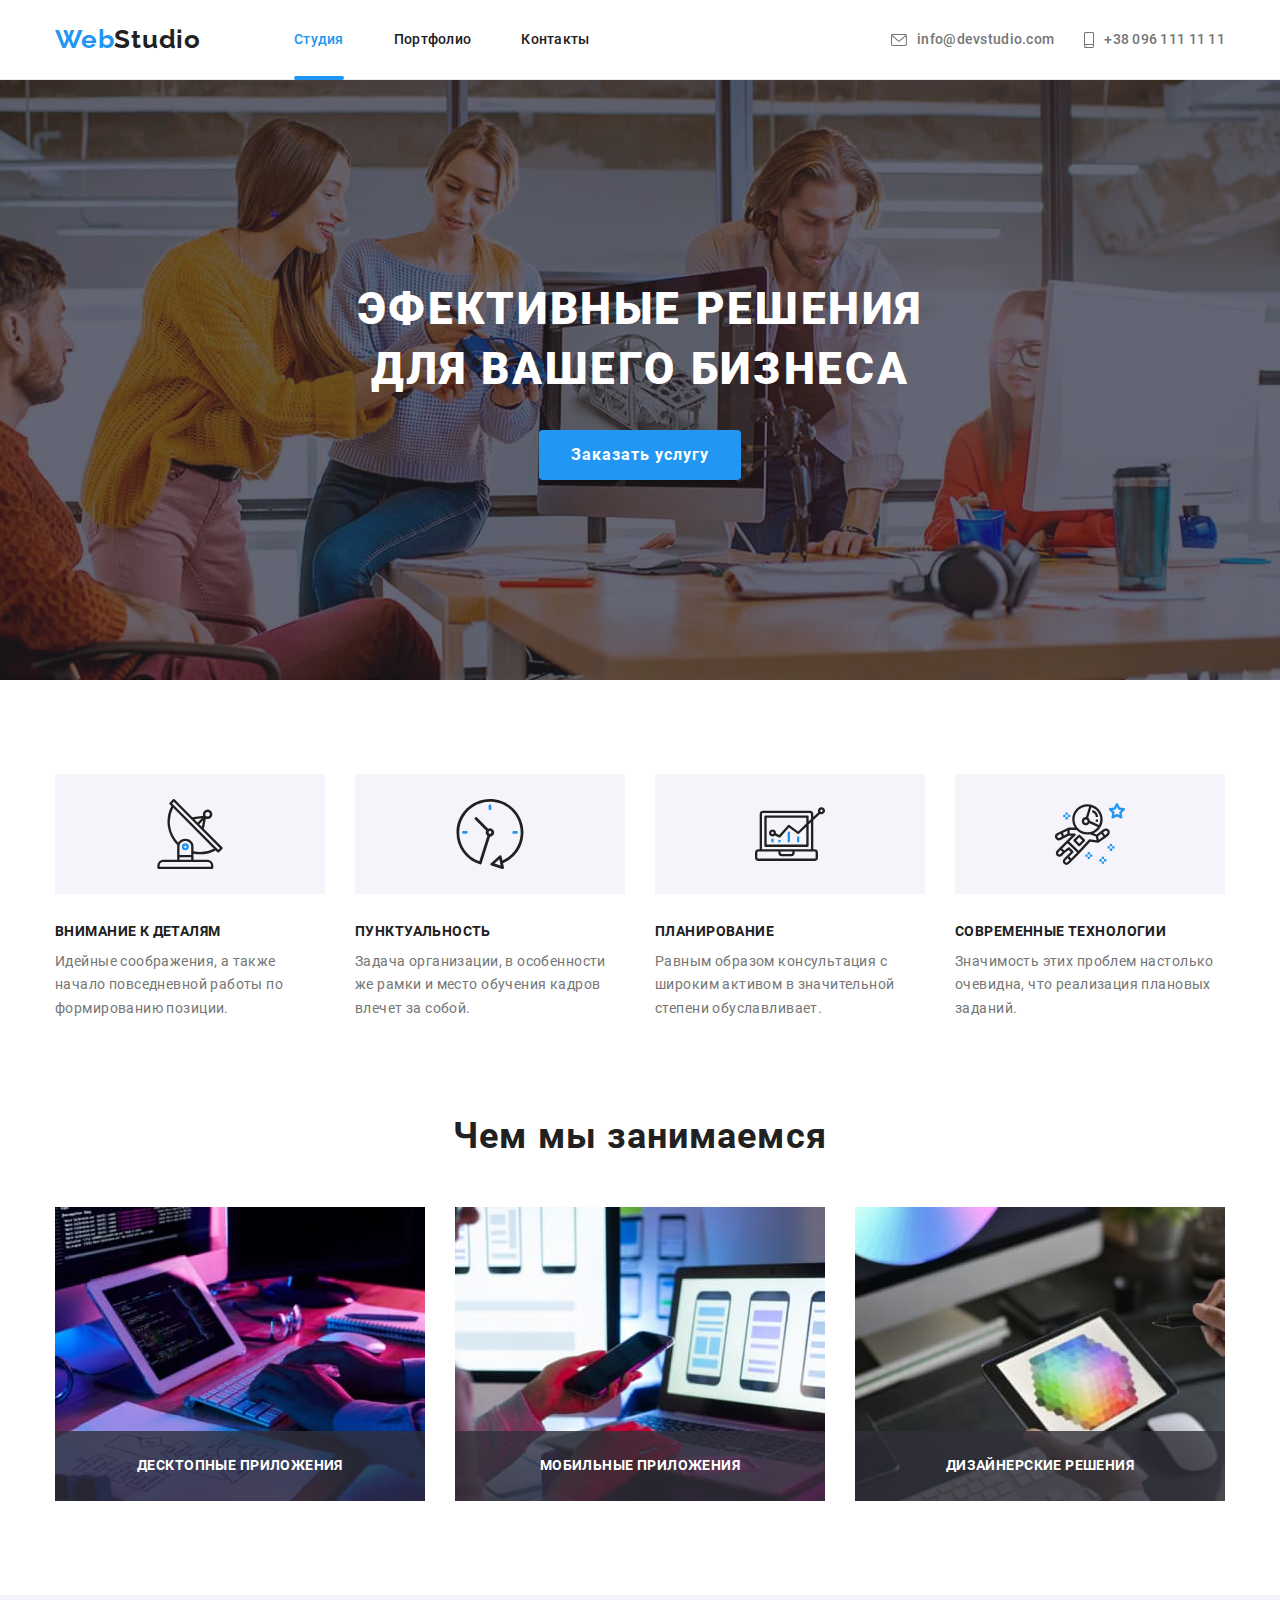
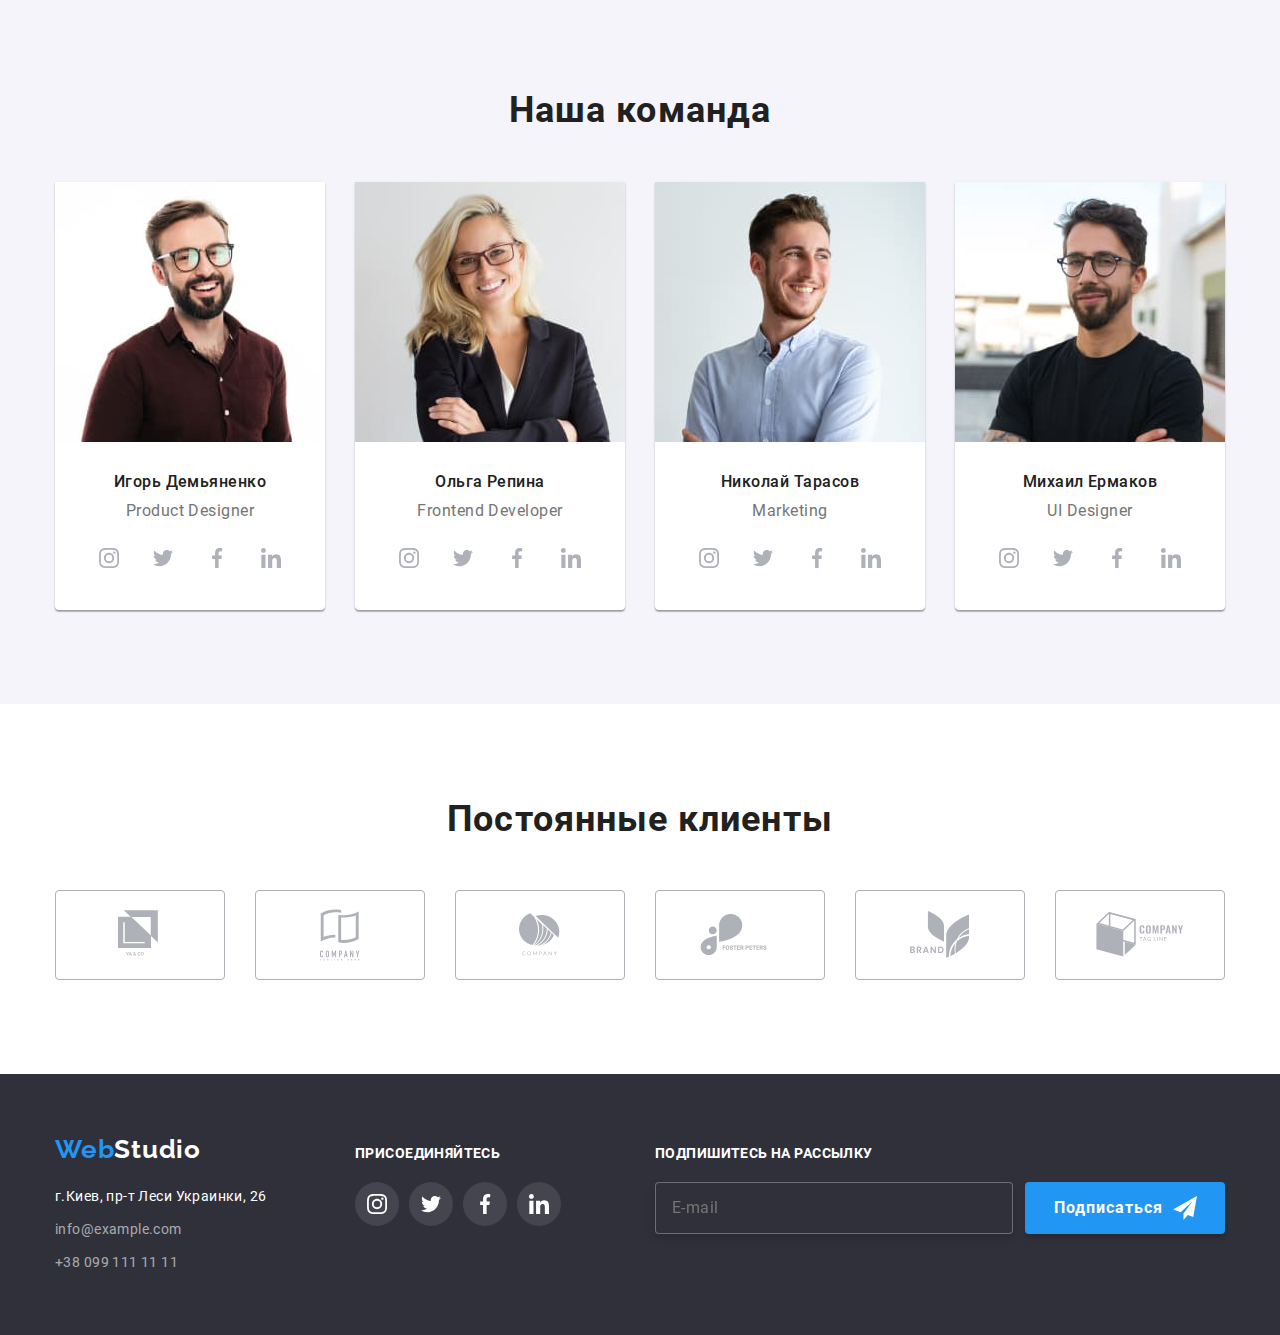
<file: index.html>
<!DOCTYPE html>
<html lang="ru">
  <head>
    <meta charset="UTF-8" />
    <meta name="viewport" content="width=device-width, initial-scale=1.0" />
    <!-- <link
      href="https://fonts.gooFgleapis.com/css2?family=Raleway:wght@700&family=Roboto:wght@400;500;700;900&display=swap"
      rel="stylesheet"
    /> -->
    <!-- подключаем normalize -->
    <!-- <link rel="stylesheet" href="./styles/normalize.css" /> -->
    <!-- подключаем нашу таблицу стилей -->
    <!-- <link rel="stylesheet" href="./styles/styles.css" /> -->
    <link rel="stylesheet" href="./css/main.min.css" />
    <title>WebStudio</title>
  </head>
  <body>
    <!-- Header -->
    <header class="header">
      <!-- div container -->
      <div class="container container--header">
        <!-- Logo -->
        <a class="logo logo--header" href="./index.html">
          <span class="logo--accent">Web</span>Studio</a
        >
        <button
          type="button"
          class="burger-menu"
          aria-controls="menu-container"
          aria-expanded="false"
          data-menu-button
        >
          <svg
            class="berger-menu__icon"
            width="40"
            height="40"
            aria-label="Переключатель мобильного меню"
          >
            <use
              class="burger__open"
              href="./img/icon-sprite.svg#icon-header-menu"
            ></use>
            <use
              class="burger__close"
              href="./img/icon-sprite.svg#icon-header-close"
            ></use>
          </svg>
        </button>
        <div class="menu-container" id="menu-container" data-menu>
          <div class="menu-container__navigation">
            <!-- navigation -->
            <nav class="navigation">
              <!-- Main links -->
              <ul class="links">
                <li>
                  <a
                    class="links__item links__item--big links__item--current"
                    href="./index.html"
                    >Студия</a
                  >
                </li>
                <li>
                  <a
                    class="links__item links__item--big"
                    href="./portfolio.html"
                    >Портфолио</a
                  >
                </li>
                <li>
                  <a class="links__item links__item--big" href="">Контакты</a>
                </li>
              </ul>
            </nav>
          </div>
          <div class="menu-container__contacts">
            <!-- Contacts -->
            <ul class="contact">
              <li>
                <a
                  class="contact__item contact__item--big"
                  href="mailto:info@devstudio.com"
                >
                  <svg class="contact__mail-icon">
                    <use href="./img/icon-sprite.svg#icon-mail"></use>
                  </svg>
                  <span>info&commat;devstudio.com</span>
                </a>
              </li>
              <li>
                <a
                  class="contact__item contact__item--big"
                  href="tel:+380961111111"
                >
                  <svg class="contact__phone-icon">
                    <use href="./img/icon-sprite.svg#icon-phone"></use>
                  </svg>
                  <span>+38 096 111 11 11</span></a
                >
              </li>
            </ul>
          </div>
        </div>
      </div>
    </header>

    <!-- Main -->
    <main>
      <!-- Hero section -->
      <section class="hero">
        <!-- div-background -->
        <!-- <div class="hero-bg"> -->
        <!-- div hero -->
        <div class="container">
          <h1 class="hero__title">Эфективные решения для вашего бизнеса</h1>
          <button class="button" data-modal-open>Заказать услугу</button>
        </div>
        <!-- </div> -->
      </section>
      <!-- Our features section -->
      <section class="section section--pudding">
        <div class="container">
          <!-- h2 need to hide (заголовок для семантики нужно будет скрыть) -->
          <h2 class="visually-hidden">Наши особенности</h2>
          <ul class="features">
            <li class="features__item">
              <div class="features__holder">
                <svg class="features__icon">
                  <use href="./img/icon-sprite.svg#icon-antenna"></use>
                </svg>
              </div>
              <h3 class="features__title">Внимание к деталям</h3>
              <p class="features__text">
                Идейные соображения, а также начало повседневной работы по
                формированию позиции.
              </p>
            </li>
            <li class="features__item">
              <div class="features__holder">
                <svg class="features__icon">
                  <use href="./img/icon-sprite.svg#icon-clock"></use>
                </svg>
              </div>
              <h3 class="features__title">Пунктуальность</h3>
              <p class="features__text">
                Задача организации, в особенности же рамки и место обучения
                кадров влечет за собой.
              </p>
            </li>
            <li class="features__item">
              <div class="features__holder">
                <svg class="features__icon">
                  <use href="./img/icon-sprite.svg#icon-diagram"></use>
                </svg>
              </div>
              <h3 class="features__title">Планирование</h3>
              <p class="features__text">
                Равным образом консультация с широким активом в значительной
                степени обуславливает.
              </p>
            </li>
            <li class="features__item">
              <div class="features__holder">
                <svg class="features__icon">
                  <use href="./img/icon-sprite.svg#icon-astronaut"></use>
                </svg>
              </div>
              <h3 class="features__title">Современные технологии</h3>
              <p class="features__text">
                Значимость этих проблем настолько очевидна, что реализация
                плановых заданий.
              </p>
            </li>
          </ul>
        </div>
      </section>
      <!-- What we do section -->
      <section class="section section--whatwedo">
        <!-- div container -->
        <div class="container">
          <h2 class="section__title">Чем мы занимаемся</h2>
          <ul class="whatwedo">
            <li class="whatwedo__item">
              <div class="whatwedo__holder">
                <picture>
                  <source
                    srcset="
                      ./img/desktop/some-img-1.jpg    1x,
                      ./img/desktop/some-img-1@2x.jpg 2x
                    "
                    media="(min-width:1200px)"
                  />
                  <img
                    src="./img/desktop/some-img-1.jpg"
                    alt="Desctop"
                    srcset="./img/desktop/some-img-1@2x.jpg 2x"
                    width="370"
                    height="294"
                  />
                </picture>
                <p class="whatwedo__text">Десктопные приложения</p>
              </div>
            </li>
            <li class="whatwedo__item">
              <div class="whatwedo__holder">
                <picture>
                  <source
                    srcset="
                      ./img/desktop/some-img-2.jpg    1x,
                      ./img/desktop/some-img-2@2x.jpg 2x
                    "
                    media="(min-width:1200px)"
                  />
                  <img
                    src="./img/desktop/some-img-2.jpg"
                    alt="Mobile"
                    srcset="./img/desktop/some-img-2@2x.jpg 2x"
                    width="370"
                    height="294"
                  />
                </picture>
                <p class="whatwedo__text">Мобильные приложения</p>
              </div>
            </li>

            <li class="whatwedo__item">
              <div class="whatwedo__holder">
                <picture>
                  <source
                    srcset="
                      ./img/desktop/some-img-3.jpg    1x,
                      ./img/desktop/some-img-3@2x.jpg 2x
                    "
                    media="(min-width:1200px)"
                  />

                  <img
                    src="./img/desktop/some-img-3.jpg"
                    alt="Tablet"
                    srcset="./img/desktop/some-img-3@2x.jpg 2x"
                    width="370"
                    height="294"
                  />
                </picture>
                <p class="whatwedo__text">Дизайнерские решения</p>
              </div>
            </li>
          </ul>
        </div>
      </section>
      <!-- Our team section -->
      <section class="section section--team">
        <!-- div container -->
        <div class="container">
          <h2 class="section__title">Наша команда</h2>
          <ul class="team">
            <li class="team__item">
              <picture>
                <source
                  srcset="
                    ./img/desktop/Igor-Demyanenko.jpg    1x,
                    ./img/desktop/Igor-Demyanenko@2x.jpg 2x
                  "
                  media="(min-width:1200px)"
                />
                <source
                  srcset="
                    ./img/tablet/Igor-Demyanenko.jpg    1x,
                    ./img/tablet/Igor-Demyanenko@2x.jpg 2x
                  "
                  media="(min-width:768px)"
                />
                <source
                  srcset="
                    ./img/mobile/Igor-Demyanenko.jpg    1x,
                    ./img/mobile/Igor-Demyanenko@2x.jpg 2x
                  "
                  media="(max-width:767px)"
                />
                <img
                  src="./img/mobile/Igor-Demyanenko.jpg"
                  alt="Igor-Demyanenko"
                  srcset="./img/mobile/Igor-Demyanenk@2x.jpg 2x"
                  width="450"
                  height="460"
                />
              </picture>

              <h3 class="team__title">Игорь Демьяненко</h3>
              <p class="team__text" lang="en">Product Designer</p>
              <!-- social links list -->
              <ul class="social">
                <li class="social__item">
                  <a class="social__link" href="">
                    <svg class="social__icon">
                      <use href="./img/icon-sprite.svg#icon-instagram"></use>
                    </svg>
                  </a>
                </li>
                <li class="social__item">
                  <a class="social__link" href="">
                    <svg class="social__icon">
                      <use href="./img/icon-sprite.svg#icon-twitter"></use>
                    </svg>
                  </a>
                </li>
                <li class="social__item">
                  <a class="social__link" href="">
                    <svg class="social__icon">
                      <use href="./img/icon-sprite.svg#icon-facebook"></use>
                    </svg>
                  </a>
                </li>
                <li class="social__item">
                  <a class="social__link" href="">
                    <svg class="social__icon">
                      <use href="./img/icon-sprite.svg#icon-linkedin"></use>
                    </svg>
                  </a>
                </li>
              </ul>
            </li>
            <li class="team__item">
              <picture>
                <source
                  srcset="
                    ./img/desktop/Olha-Repina.jpg    1x,
                    ./img/desktop/Olha-Repina@2x.jpg 2x
                  "
                  media="(min-width:1200px)"
                />
                <source
                  srcset="
                    ./img/tablet/Olha-Repina.jpg    1x,
                    ./img/tablet/Olha-Repina@2x.jpg 2x
                  "
                  media="(min-width:768px)"
                />
                <source
                  srcset="
                    ./img/mobile/Olha-Repina.jpg    1x,
                    ./img/mobile/Olha-Repina@2x.jpg 2x
                  "
                  media="(max-width:767px)"
                />
                <img
                  src="./img/mobile/Olha-Repina.jpg"
                  alt="Olha-Repina"
                  srcset="./img/mobile/Olha-Repina@2x.jpg 2x"
                  width="450"
                  height="460"
                />
              </picture>
              <h3 class="team__title">Ольга Репина</h3>
              <p class="team__text" lang="en">Frontend Developer</p>
              <!-- social links list -->
              <ul class="social">
                <li class="social__item">
                  <a class="social__link" href="">
                    <svg class="social__icon">
                      <use href="./img/icon-sprite.svg#icon-instagram"></use>
                    </svg>
                  </a>
                </li>
                <li class="social__item">
                  <a class="social__link" href="">
                    <svg class="social__icon">
                      <use href="./img/icon-sprite.svg#icon-twitter"></use>
                    </svg>
                  </a>
                </li>
                <li class="social__item">
                  <a class="social__link" href="">
                    <svg class="social__icon">
                      <use href="./img/icon-sprite.svg#icon-facebook"></use>
                    </svg>
                  </a>
                </li>
                <li class="social__item">
                  <a class="social__link" href="">
                    <svg class="social__icon">
                      <use href="./img/icon-sprite.svg#icon-linkedin"></use>
                    </svg>
                  </a>
                </li>
              </ul>
            </li>
            <li class="team__item">
              <picture>
                <source
                  srcset="
                    ./img/desktop/Nikolay-Tarasov.jpg    1x,
                    ./img/desktop/Nikolay-Tarasov@2x.jpg 2x
                  "
                  media="(min-width:1200px)"
                />
                <source
                  srcset="
                    ./img/tablet/Nikolay-Tarasov.jpg    1x,
                    ./img/tablet/Nikolay-Tarasov@2x.jpg 2x
                  "
                  media="(min-width:768px)"
                />
                <source
                  srcset="
                    ./img/mobile/Nikolay-Tarasov.jpg    1x,
                    ./img/mobile/Nikolay-Tarasov@2x.jpg 2x
                  "
                  media="(max-width:767px)"
                />
                <img
                  src="./img/mobile/Nikolay-Tarasov.jpg"
                  alt="Nikolay-Tarasov"
                  srcset="./img/mobile/Nikolay-Tarasov@2x.jpg 2x"
                  width="450"
                  height="460"
                />
              </picture>
              <h3 class="team__title">Николай Тарасов</h3>
              <p class="team__text" lang="en">Marketing</p>
              <!-- social links list -->
              <ul class="social">
                <li class="social__item">
                  <a class="social__link" href="">
                    <svg class="social__icon">
                      <use href="./img/icon-sprite.svg#icon-instagram"></use>
                    </svg>
                  </a>
                </li>
                <li class="social__item">
                  <a class="social__link" href="">
                    <svg class="social__icon">
                      <use href="./img/icon-sprite.svg#icon-twitter"></use>
                    </svg>
                  </a>
                </li>
                <li class="social__item">
                  <a class="social__link" href="">
                    <svg class="social__icon">
                      <use href="./img/icon-sprite.svg#icon-facebook"></use>
                    </svg>
                  </a>
                </li>
                <li class="social__item">
                  <a class="social__link" href="">
                    <svg class="social__icon">
                      <use href="./img/icon-sprite.svg#icon-linkedin"></use>
                    </svg>
                  </a>
                </li>
              </ul>
            </li>
            <li class="team__item">
              <picture>
                <source
                  srcset="
                    ./img/desktop/Michail-Ermakov.jpg    1x,
                    ./img/desktop/Michail-Ermakov@2x.jpg 2x
                  "
                  media="(min-width:1200px)"
                />
                <source
                  srcset="
                    ./img/tablet/Michail-Ermakov.jpg    1x,
                    ./img/tablet/Michail-Ermakov@2x.jpg 2x
                  "
                  media="(min-width:768px)"
                />
                <source
                  srcset="
                    ./img/mobile/Michail-Ermakov.jpg    1x,
                    ./img/mobile/Michail-Ermakov@2x.jpg 2x
                  "
                  media="(max-width:767px)"
                />
                <img
                  src="./img/mobile/Michail-Ermakov.jpg"
                  alt="Michail-Ermakov"
                  srcset="./img/mobile/Michail-Ermakov@2x.jpg 2x"
                  width="450"
                  height="460"
                />
              </picture>

              <h3 class="team__title">Михаил Ермаков</h3>
              <p class="team__text" lang="en">UI Designer</p>
              <!-- social links list -->
              <ul class="social">
                <li class="social__item">
                  <a class="social__link" href="">
                    <svg class="social__icon">
                      <use href="./img/icon-sprite.svg#icon-instagram"></use>
                    </svg>
                  </a>
                </li>
                <li class="social__item">
                  <a class="social__link" href="">
                    <svg class="social__icon">
                      <use href="./img/icon-sprite.svg#icon-twitter"></use>
                    </svg>
                  </a>
                </li>
                <li class="social__item">
                  <a class="social__link" href="">
                    <svg class="social__icon">
                      <use href="./img/icon-sprite.svg#icon-facebook"></use>
                    </svg>
                  </a>
                </li>
                <li class="social__item">
                  <a class="social__link" href="">
                    <svg class="social__icon">
                      <use href="./img/icon-sprite.svg#icon-linkedin"></use>
                    </svg>
                  </a>
                </li>
              </ul>
            </li>
          </ul>
        </div>
      </section>
      <!-- clients section -->
      <section class="section section--pudding">
        <!-- container -->
        <div class="container">
          <h2 class="section__title">Постоянные клиенты</h2>
          <!-- list of clients -->
          <ul class="clients">
            <li class="clients__item">
              <a class="clients__link" href="">
                <svg class="clients__ya-and-co">
                  <use href="./img/icon-sprite.svg#icon-ya-and-co"></use>
                </svg>
              </a>
            </li>
            <li class="clients__item">
              <a class="clients__link" href="">
                <svg class="clients__company-tagline-here">
                  <use
                    href="./img/icon-sprite.svg#icon-company-tagline-here"
                  ></use>
                </svg>
              </a>
            </li>
            <li class="clients__item">
              <a class="clients__link" href="">
                <svg class="clients__company">
                  <use href="./img/icon-sprite.svg#icon-company"></use>
                </svg>
              </a>
            </li>
            <li class="clients__item">
              <a class="clients__link" href="">
                <svg class="clients__foster-peters">
                  <use href="./img/icon-sprite.svg#icon-foster-peters"></use>
                </svg>
              </a>
            </li>
            <li class="clients__item">
              <a class="clients__link" href="">
                <svg class="clients__brand">
                  <use href="./img/icon-sprite.svg#icon-brand"></use>
                </svg>
              </a>
            </li>
            <li class="clients__item">
              <a class="clients__link" href="">
                <svg class="clients__company-tag-line">
                  <use href="./img/icon-sprite.svg#icon-company-tag-line"></use>
                </svg>
              </a>
            </li>
          </ul>
        </div>
      </section>
    </main>
    <!-- Footer -->
    <footer class="footer">
      <!-- div container -->
      <div class="container container--footer">
        <!-- обертка лого+адресс -->
        <div class="address">
          <!-- Logo -->
          <a class="logo logo--footer" href="./index.html">
            <span class="logo--accent">Web</span>Studio</a
          >
          <!-- address -->
          <address class="address__holder">
            <span class="address__street">г.Киев, пр-т Леси Украинки, 26</span>
            <!-- contacts -->
            <a class="link address__link" href="mailto:info@example.com"
              >info&commat;example.com</a
            >
            <a class="link address__link" href="tel:+380991111111"
              >+38 099 111 11 11</a
            >
          </address>
        </div>
        <!-- follow div -->
        <div class="follow">
          <p class="follow__title">Присоединяйтесь</p>
          <ul class="follow__list">
            <li class="follow__item">
              <a class="follow__link" href="">
                <svg class="social__icon">
                  <use href="./img/icon-sprite.svg#icon-instagram"></use>
                </svg>
              </a>
            </li>
            <li class="follow__item">
              <a class="follow__link" href="">
                <svg class="social__icon">
                  <use href="./img/icon-sprite.svg#icon-twitter"></use>
                </svg>
              </a>
            </li>
            <li class="follow__item">
              <a class="follow__link" href="">
                <svg class="social__icon">
                  <use href="./img/icon-sprite.svg#icon-facebook"></use>
                </svg>
              </a>
            </li>
            <li class="follow__item">
              <a class="follow__link" href="">
                <svg class="social__icon">
                  <use href="./img/icon-sprite.svg#icon-linkedin"></use>
                </svg>
              </a>
            </li>
          </ul>
        </div>
        <!-- submit div -->

        <!-- <div class="submit-footer"> -->
        <form class="submit">
          <p class="submit__title">Подпишитесь на рассылку</p>
          <label class="submit__label">
            <input
              class="submit__input"
              type="email"
              name="email"
              placeholder="E-mail"
            />
          </label>
          <button class="button button--submit" type="submit">
            Подписаться
          </button>
        </form>
        <!-- </div> -->
      </div>
    </footer>
    <!-- modal window -->
    <!-- modal background -->
    <div class="backdrop is-hidden" data-modal>
      <!-- modal form -->
      <form class="modal">
        <!-- <div class="modal"> -->
        <!-- close button -->
        <button class="close" data-modal-close>
          <svg class="close__icon">
            <use href="./img/icon-sprite.svg#icon-X-button"></use>
          </svg>
        </button>
        <p class="modal__title">Оставьте свои данные, мы вам перезвоним</p>
        <!-- Name area -->
        <label class="modal__label">
          <input class="modal__input" type="text" name="name" placeholder=" " />
          <svg class="modal__icon">
            <use href="./img/icon-sprite.svg#icon-name-input"></use>
          </svg>
          <span class="modal__text">Имя</span>
        </label>
        <!-- phone area -->
        <label class="modal__label">
          <input class="modal__input" type="tel" name="phone" placeholder=" " />
          <svg class="modal__icon">
            <use href="./img/icon-sprite.svg#icon-phone-input"></use>
          </svg>
          <span class="modal__text">Телефон</span>
        </label>
        <!-- e-mail area -->
        <label class="modal__label">
          <input
            class="modal__input"
            type="email"
            name="email"
            placeholder=" "
          />
          <svg class="modal__icon">
            <use href="./img/icon-sprite.svg#icon-email-input"></use>
          </svg>
          <span class="modal__text">Почта</span>
        </label>
        <!-- text area comments -->
        <label class="modal__textarea">
          <textarea
            class="modal__comments"
            name="comments"
            placeholder="Введите текст"
          ></textarea>
          <span class="modal__text">Коментарии</span>
        </label>
        <!-- License agrements -->
        <input
          class="modal__input--hidden visually-hidden"
          type="checkbox"
          name="license"
          id="checkbox"
        />
        <!-- <span class="icon-checkbox"></span> -->
        <!-- <span class="polic-title"> -->
        <label class="modal__checkbox" for="checkbox"
          >Соглашаюсь с рассылкой и принимаю&nbsp;
          <a class="modal__policy" href="">Условия договора</a>
          <!-- </span> -->
        </label>
        <!-- submit button -->
        <button
          class="button modal__button--submit"
          type="submit"
          data-modal-close
        >
          Отправить
        </button>
        <!-- </div> -->
      </form>
    </div>
    <script src="./js/modal.js"></script>
    <script src="./js/menu.js"></script>
  </body>
</html>
</file>
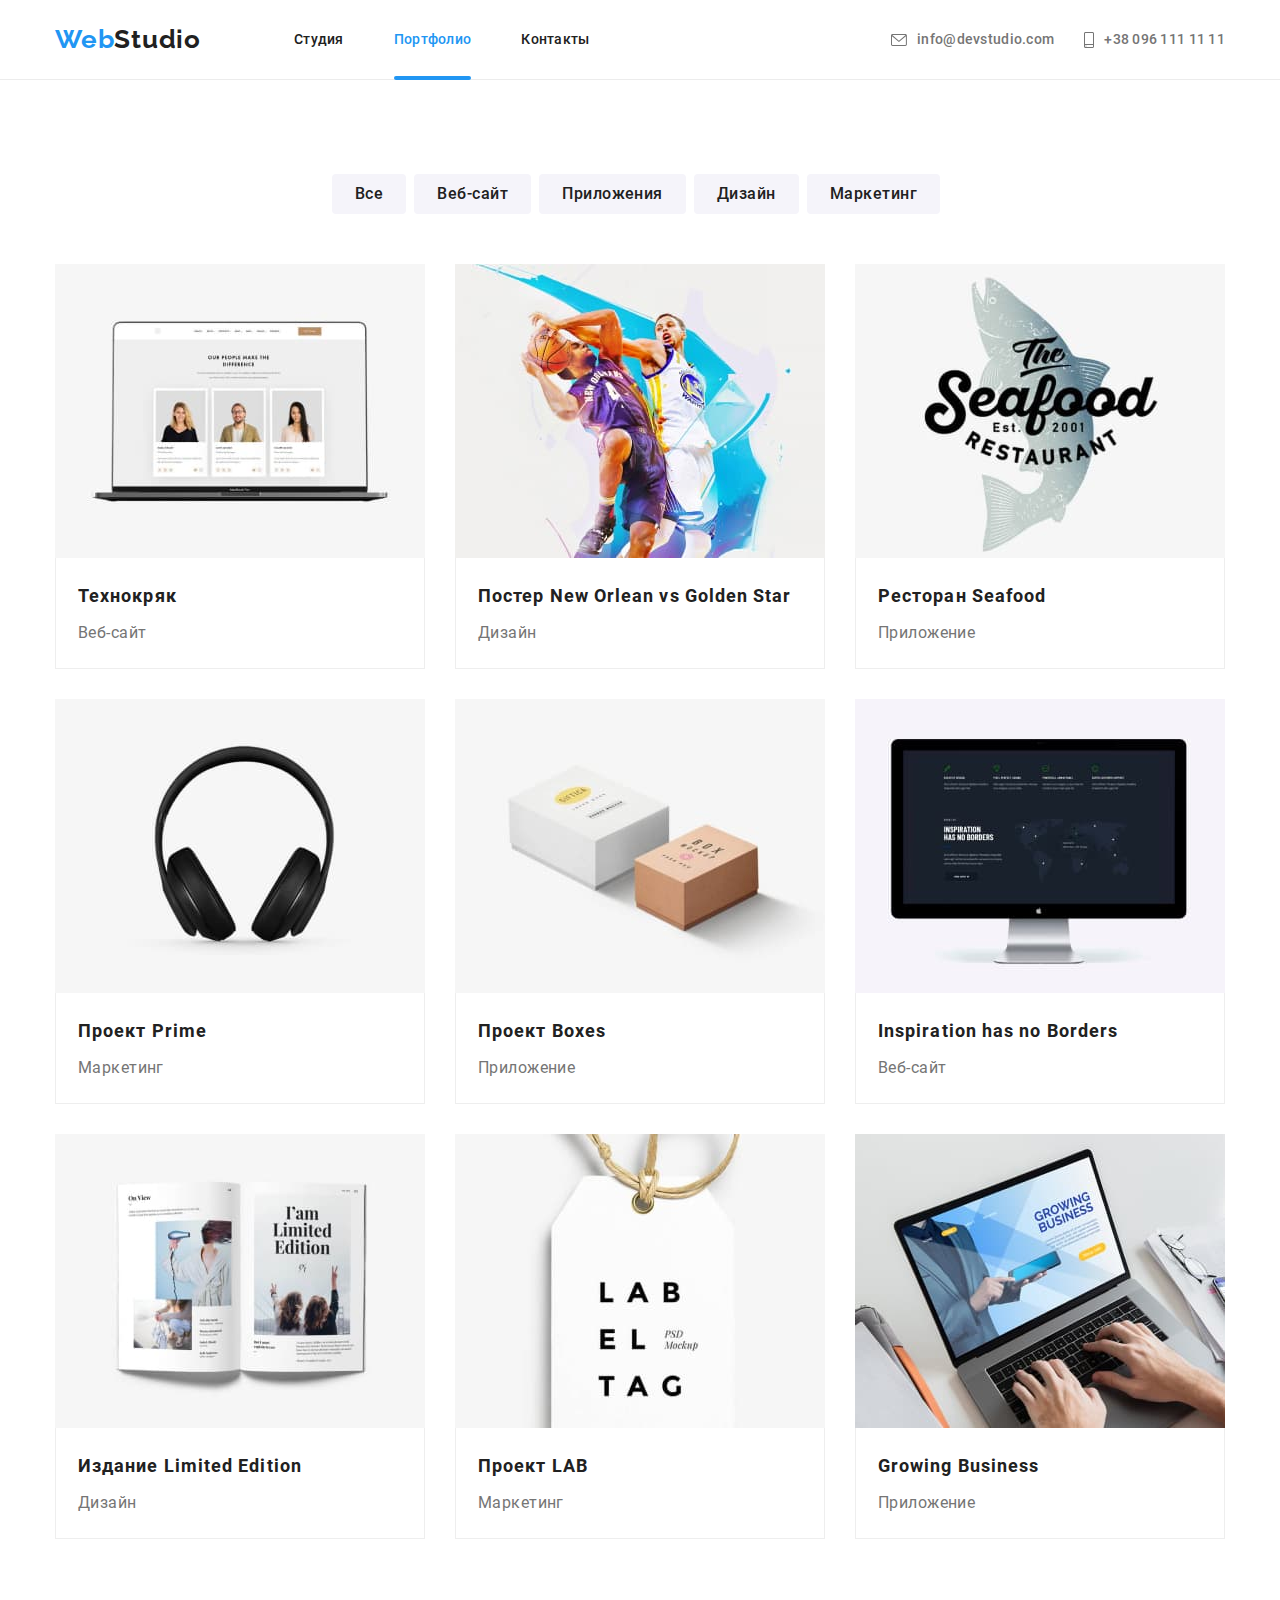
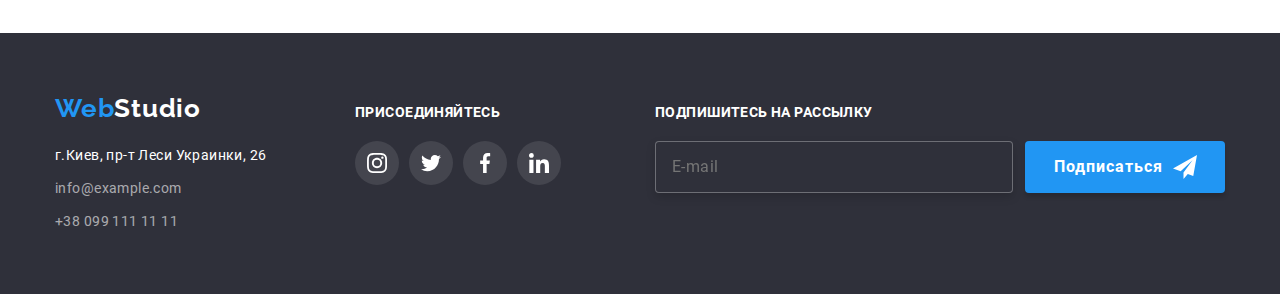
<file: portfolio.html>
<!DOCTYPE html>
<html lang="ru">
  <head>
    <meta charset="UTF-8" />
    <meta name="viewport" content="width=device-width, initial-scale=1.0" />
    <!-- <link
      href="https://fonts.googleapis.com/css2?family=Raleway:wght@700&family=Roboto:wght@400;500;700;900&display=swap"
      rel="stylesheet"
    /> -->
    <!-- подключаем normalize -->
    <!-- <link rel="stylesheet" href="./styles/normalize.css" /> -->
    <!-- подключаем нашу таблицу стилей -->
    <!-- <link rel="stylesheet" href="./styles/styles.css" /> -->
    <link rel="stylesheet" href="./css/main.min.css" />
    <title>WebStudio</title>
  </head>
  <body>
    <!-- Header -->
    <header class="header">
      <!-- div container -->
      <div class="container container--header">
        <!-- Logo -->
        <a class="logo logo--header" href="./index.html">
          <span class="logo--accent">Web</span>Studio</a
        >
        <button
          type="button"
          class="burger-menu"
          aria-controls="menu-container"
          aria-expanded="false"
          data-menu-button
        >
          <svg
            class="berger-menu__icon"
            width="40"
            height="40"
            aria-label="Переключатель мобильного меню"
          >
            <use
              class="burger__open"
              href="./img/icon-sprite.svg#icon-header-menu"
            ></use>
            <use
              class="burger__close"
              href="./img/icon-sprite.svg#icon-header-close"
            ></use>
          </svg>
        </button>
        <div class="menu-container" id="menu-container" data-menu>
          <div class="menu-container__navigation">
            <!-- navigation -->
            <nav class="navigation">
              <!-- Main links -->
              <ul class="links">
                <li>
                  <a class="links__item links__item--big" href="./index.html"
                    >Студия</a
                  >
                </li>
                <li>
                  <a
                    class="links__item links__item--big links__item--current"
                    href="./portfolio.html"
                    >Портфолио</a
                  >
                </li>
                <li>
                  <a class="links__item links__item--big" href="">Контакты</a>
                </li>
              </ul>
            </nav>
          </div>
          <div class="menu-container__contacts">
            <!-- Contacts -->
            <ul class="contact">
              <li>
                <a
                  class="contact__item contact__item--big"
                  href="mailto:info@devstudio.com"
                >
                  <svg class="contact__mail-icon">
                    <use href="./img/icon-sprite.svg#icon-mail"></use>
                  </svg>
                  <span>info&commat;devstudio.com</span>
                </a>
              </li>
              <li>
                <a
                  class="contact__item contact__item--big"
                  href="tel:+380961111111"
                >
                  <svg class="contact__phone-icon">
                    <use href="./img/icon-sprite.svg#icon-phone"></use>
                  </svg>
                  <span>+38 096 111 11 11</span></a
                >
              </li>
            </ul>
          </div>
        </div>
      </div>
    </header>
    <!-- Main -->
    <main>
      <section class="section">
        <div class="container container--forprojects">
          <h1 class="visually-hidden">Портфолио WebStudio</h1>
          <!-- <div class="container container--forfilter"> -->
          <!-- Button filter section-->
          <h2 class="visually-hidden">Фильтр</h2>
          <ul class="filter">
            <li class="filter__item">
              <button class="filter__button" type="button">Все</button>
            </li>
            <li class="filter__item">
              <button class="filter__button" type="button">Веб-сайт</button>
            </li>
            <li class="filter__item">
              <button class="filter__button" type="button">Приложения</button>
            </li>
            <li class="filter__item">
              <button class="filter__button" type="button">Дизайн</button>
            </li>
            <li class="filter__item">
              <button class="filter__button" type="button">Маркетинг</button>
            </li>
          </ul>
          <!-- </div> -->
          <!-- h2 need to hide (заголовок для семантики нужно будет скрыть)-->
          <h2 class="visually-hidden">Наши проекты</h2>
          <!-- of projects -->
          <ul class="projects">
            <li class="projects__item">
              <a class="projects__link" href="">
                <!-- картинка карточки -->
                <div class="thumbnail">
                  <picture>
                    <source
                      srcset="
                        ./img/desktop/technokryak.jpg    1x,
                        ./img/desktop/technokryak@2x.jpg 2x
                      "
                      media="(min-width:1200px)"
                    />
                    <source
                      srcset="
                        ./img/tablet/technokryak.jpg    1x,
                        ./img/tablet/technokryak@2x.jpg 2x
                      "
                      media="(min-width:768px)"
                    />
                    <source
                      srcset="
                        ./img/mobile/technokryak.jpg    1x,
                        ./img/mobile/technokryak@2x.jpg 2x
                      "
                      media="(max-width:767px)"
                    />
                    <img
                      src="./img/mobile/technokryak.jpg"
                      alt="Three people on the laptop screen"
                      srcset="./img/mobile/technokryak@2x.jpg 2x"
                      width="450"
                      height="294"
                    />
                  </picture>

                  <p class="thumbnail__title">
                    Технокряк это современная площадка распространения
                    коронавируса. Компании используют эту платформу для
                    цифрового шпионажа и атак на защищённые сервера конкурентов.
                  </p>
                </div>
                <!-- описание карточки -->
                <div class="projects__description">
                  <h3 class="projects__title">Технокряк</h3>
                  <p>Веб-сайт</p>
                </div>
              </a>
            </li>
            <li class="projects__item">
              <a class="projects__link" href="">
                <!-- картинка карточки -->
                <div class="thumbnail">
                  <picture>
                    <source
                      srcset="
                        ./img/desktop/poster-new-orlean.jpg    1x,
                        ./img/desktop/poster-new-orlean@2x.jpg 2x
                      "
                      media="(min-width:1200px)"
                    />
                    <source
                      srcset="
                        ./img/tablet/poster-new-orlean.jpg    1x,
                        ./img/tablet/poster-new-orlean@2x.jpg 2x
                      "
                      media="(min-width:768px)"
                    />
                    <source
                      srcset="
                        ./img/mobile/poster-new-orlean.jpg    1x,
                        ./img/mobile/poster-new-orlean@2x.jpg 2x
                      "
                      media="(max-width:767px)"
                    />
                    <img
                      src="./img/mobile/poster-new-orlean.jpg"
                      alt="Two basketball players"
                      srcset="./img/mobile/poster-new-orlean@2x.jpg 2x"
                      width="450"
                      height="294"
                    />
                  </picture>

                  <p class="thumbnail__title">
                    Технокряк это современная площадка распространения
                    коронавируса. Компании используют эту платформу для
                    цифрового шпионажа и атак на защищённые сервера конкурентов.
                  </p>
                </div>
                <!-- описание карточки -->
                <div class="projects__description">
                  <h3 class="projects__title">
                    Постер New Orlean vs Golden Star
                  </h3>
                  <p>Дизайн</p>
                </div>
              </a>
            </li>
            <li class="projects__item">
              <a class="projects__link" href="">
                <!-- картинка карточки -->
                <div class="thumbnail">
                  <picture>
                    <source
                      srcset="
                        ./img/desktop/restorant-seafood.jpg    1x,
                        ./img/desktop/restorant-seafood@2x.jpg 2x
                      "
                      media="(min-width:1200px)"
                    />
                    <source
                      srcset="
                        ./img/tablet/restorant-seafood.jpg    1x,
                        ./img/tablet/restorant-seafood@2x.jpg 2x
                      "
                      media="(min-width:768px)"
                    />
                    <source
                      srcset="
                        ./img/mobile/restorant-seafood.jpg    1x,
                        ./img/mobile/restorant-seafood@2x.jpg 2x
                      "
                      media="(max-width:767px)"
                    />

                    <img
                      src="./img/mobile/restorant-seafood.jpg"
                      alt="Restaurant sign"
                      srcset="./img/mobile/restorant-seafood@2x.jpg 2x"
                      width="450"
                      height="294"
                    />
                  </picture>

                  <p class="thumbnail__title">
                    Технокряк это современная площадка распространения
                    коронавируса. Компании используют эту платформу для
                    цифрового шпионажа и атак на защищённые сервера конкурентов.
                  </p>
                </div>
                <!-- описание карточки -->
                <div class="projects__description">
                  <h3 class="projects__title">Ресторан Seafood</h3>
                  <p>Приложение</p>
                </div>
              </a>
            </li>
            <li class="projects__item">
              <a class="projects__link" href="">
                <!-- картинка карточки -->
                <div class="thumbnail">
                  <picture>
                    <source
                      srcset="
                        ./img/desktop/project-prime.jpg    1x,
                        ./img/desktop/project-prime@2x.jpg 2x
                      "
                      media="(min-width:1200px)"
                    />
                    <source
                      srcset="
                        ./img/tablet/project-prime.jpg    1x,
                        ./img/tablet/project-prime@2x.jpg 2x
                      "
                      media="(min-width:768px)"
                    />
                    <source
                      srcset="
                        ./img/mobile/project-prime.jpg    1x,
                        ./img/mobile/project-prime@2x.jpg 2x
                      "
                      media="(max-width:767px)"
                    />

                    <img
                      src="./img/mobile/project-prime.jpg"
                      alt="headers"
                      srcset="./img/mobile/project-prime@2x.jpg 2x"
                      width="450"
                      height="294"
                    />
                  </picture>
                  <p class="thumbnail__title">
                    Технокряк это современная площадка распространения
                    коронавируса. Компании используют эту платформу для
                    цифрового шпионажа и атак на защищённые сервера конкурентов.
                  </p>
                </div>
                <!-- описание карточки -->
                <div class="projects__description">
                  <h3 class="projects__title">Проект Prime</h3>
                  <p>Маркетинг</p>
                </div>
              </a>
            </li>
            <li class="projects__item">
              <a class="projects__link" href="">
                <!-- картинка карточки -->
                <div class="thumbnail">
                  <picture>
                    <source
                      srcset="
                        ./img/desktop/project-boxes.jpg    1x,
                        ./img/desktop/project-boxes@2x.jpg 2x
                      "
                      media="(min-width:1200px)"
                    />
                    <source
                      srcset="
                        ./img/tablet/project-boxes.jpg    1x,
                        ./img/tablet/project-boxes@2x.jpg 2x
                      "
                      media="(min-width:768px)"
                    />
                    <source
                      srcset="
                        ./img/mobile/project-boxes.jpg    1x,
                        ./img/mobile/project-boxes@2x.jpg 2x
                      "
                      media="(max-width:767px)"
                    />

                    <img
                      src="./img/mobile/project-boxes.jpg"
                      alt="Two boxes"
                      srcset="./img/mobile/project-boxes@2x.jpg 2x"
                      width="450"
                      height="294"
                    />
                  </picture>
                  <p class="thumbnail__title">
                    Технокряк это современная площадка распространения
                    коронавируса. Компании используют эту платформу для
                    цифрового шпионажа и атак на защищённые сервера конкурентов.
                  </p>
                </div>
                <!-- описание карточки -->
                <div class="projects__description">
                  <h3 class="projects__title">Проект Boxes</h3>
                  <p>Приложение</p>
                </div>
              </a>
            </li>
            <li class="projects__item">
              <a class="projects__link" href="">
                <!-- картинка карточки -->
                <div class="thumbnail">
                  <picture>
                    <source
                      srcset="
                        ./img/desktop/inspiration-no-borders.jpg    1x,
                        ./img/desktop/inspiration-no-borders@2x.jpg 2x
                      "
                      media="(min-width:1200px)"
                    />
                    <source
                      srcset="
                        ./img/tablet/inspiration-no-borders.jpg    1x,
                        ./img/tablet/inspiration-no-borders@2x.jpg 2x
                      "
                      media="(min-width:768px)"
                    />
                    <source
                      srcset="
                        ./img/mobile/inspiration-no-borders.jpg    1x,
                        ./img/mobile/inspiration-no-borders@2x.jpg 2x
                      "
                      media="(max-width:767px)"
                    />

                    <img
                      src="./img/mobile/inspiration-no-borders.jpg"
                      alt="World map is displayed in the monitor"
                      srcset="./img/mobile/inspiration-no-borders@2x.jpg 2x"
                      width="450"
                      height="294"
                    />
                  </picture>
                  <p class="thumbnail__title">
                    Технокряк это современная площадка распространения
                    коронавируса. Компании используют эту платформу для
                    цифрового шпионажа и атак на защищённые сервера конкурентов.
                  </p>
                </div>
                <!-- описание карточки -->
                <div class="projects__description">
                  <h3 class="projects__title">Inspiration has no Borders</h3>
                  <p>Веб-сайт</p>
                </div>
              </a>
            </li>
            <li class="projects__item">
              <a class="projects__link" href="">
                <!-- картинка карточки -->
                <div class="thumbnail">
                  <picture>
                    <source
                      srcset="
                        ./img/desktop/limited-edition.jpg    1x,
                        ./img/desktop/limited-edition@2x.jpg 2x
                      "
                      media="(min-width:1200px)"
                    />
                    <source
                      srcset="
                        ./img/tablet/limited-edition.jpg    1x,
                        ./img/tablet/limited-edition@2x.jpg 2x
                      "
                      media="(min-width:768px)"
                    />
                    <source
                      srcset="
                        ./img/mobile/limited-edition.jpg    1x,
                        ./img/mobile/limited-edition@2x.jpg 2x
                      "
                      media="(max-width:767px)"
                    />

                    <img
                      src="./img/mobile/limited-edition.jpg"
                      alt="Open book"
                      srcset="./img/mobile/limited-edition@2x.jpg 2x"
                      width="450"
                      height="294"
                    />
                  </picture>

                  <p class="thumbnail__title">
                    Технокряк это современная площадка распространения
                    коронавируса. Компании используют эту платформу для
                    цифрового шпионажа и атак на защищённые сервера конкурентов.
                  </p>
                </div>
                <!-- описание карточки -->
                <div class="projects__description">
                  <h3 class="projects__title">Издание Limited Edition</h3>
                  <p>Дизайн</p>
                </div>
              </a>
            </li>
            <li class="projects__item">
              <a class="projects__link" href="">
                <!-- картинка карточки -->
                <div class="thumbnail">
                  <picture>
                    <source
                      srcset="
                        ./img/desktop/project-lab.jpg    1x,
                        ./img/desktop/project-lab@2x.jpg 2x
                      "
                      media="(min-width:1200px)"
                    />
                    <source
                      srcset="
                        ./img/tablet/project-lab.jpg    1x,
                        ./img/tablet/project-lab@2x.jpg 2x
                      "
                      media="(min-width:768px)"
                    />
                    <source
                      srcset="
                        ./img/mobile/project-lab.jpg    1x,
                        ./img/mobile/project-lab@2x.jpg 2x
                      "
                      media="(max-width:767px)"
                    />

                    <img
                      src="./img/mobile/project-lab.jpg"
                      alt="sign with text"
                      srcset="./img/mobile/project-lab@2x.jpg 2x"
                      width="450"
                      height="294"
                    />
                  </picture>

                  <p class="thumbnail__title">
                    Технокряк это современная площадка распространения
                    коронавируса. Компании используют эту платформу для
                    цифрового шпионажа и атак на защищённые сервера конкурентов.
                  </p>
                </div>
                <!-- описание карточки -->
                <div class="projects__description">
                  <h3 class="projects__title">Проект LAB</h3>
                  <p>Маркетинг</p>
                </div>
              </a>
            </li>
            <li class="projects__item">
              <a class="projects__link" href="">
                <!-- картинка карточки -->
                <div class="thumbnail">
                  <picture>
                    <source
                      srcset="
                        ./img/desktop/growing-buisnes.jpg    1x,
                        ./img/desktop/growing-buisnes@2x.jpg 2x
                      "
                      media="(min-width:1200px)"
                    />
                    <source
                      srcset="
                        ./img/tablet/growing-buisnes.jpg    1x,
                        ./img/tablet/growing-buisnes@2x.jpg 2x
                      "
                      media="(min-width:768px)"
                    />
                    <source
                      srcset="
                        ./img/mobile/growing-buisnes.jpg    1x,
                        ./img/mobile/growing-buisnes@2x.jpg 2x
                      "
                      media="(max-width:767px)"
                    />

                    <img
                      src="./img/mobile/growing-buisnes.jpg"
                      alt="hands on the laptop"
                      srcset="./img/mobile/growing-buisnes@2x.jpg 2x"
                      width="450"
                      height="294"
                    />
                  </picture>

                  <p class="thumbnail__title">
                    Технокряк это современная площадка распространения
                    коронавируса. Компании используют эту платформу для
                    цифрового шпионажа и атак на защищённые сервера конкурентов.
                  </p>
                </div>
                <!-- описание карточки -->
                <div class="projects__description">
                  <h3 class="projects__title">Growing Business</h3>
                  <p>Приложение</p>
                </div>
              </a>
            </li>
          </ul>
        </div>
      </section>
    </main>
    <!-- footer -->
    <footer class="footer">
      <!-- div container -->
      <div class="container container--footer">
        <!-- обертка лого+адресс -->
        <div class="address">
          <!-- Logo -->
          <a class="logo logo--footer" href="./index.html">
            <span class="logo--accent">Web</span>Studio</a
          >
          <!-- address -->
          <address class="address__holder">
            <span class="address__street">г.Киев, пр-т Леси Украинки, 26</span>
            <!-- contacts -->
            <a class="link address__link" href="mailto:info@example.com"
              >info&commat;example.com</a
            >
            <a class="link address__link" href="tel:+380991111111"
              >+38 099 111 11 11</a
            >
          </address>
        </div>
        <!-- follow div -->
        <div class="follow">
          <p class="follow__title">Присоединяйтесь</p>
          <ul class="follow__list">
            <li class="follow__item">
              <a class="follow__link" href="">
                <svg class="social__icon">
                  <use href="./img/icon-sprite.svg#icon-instagram"></use>
                </svg>
              </a>
            </li>
            <li class="follow__item">
              <a class="follow__link" href="">
                <svg class="social__icon">
                  <use href="./img/icon-sprite.svg#icon-twitter"></use>
                </svg>
              </a>
            </li>
            <li class="follow__item">
              <a class="follow__link" href="">
                <svg class="social__icon">
                  <use href="./img/icon-sprite.svg#icon-facebook"></use>
                </svg>
              </a>
            </li>
            <li class="follow__item">
              <a class="follow__link" href="">
                <svg class="social__icon">
                  <use href="./img/icon-sprite.svg#icon-linkedin"></use>
                </svg>
              </a>
            </li>
          </ul>
        </div>
        <!-- submit div -->

        <!-- <div class="submit-footer"> -->
        <form class="submit">
          <p class="submit__title">Подпишитесь на рассылку</p>
          <label class="submit__label">
            <input
              class="submit__input"
              type="email"
              name="email"
              placeholder="E-mail"
            />
          </label>
          <button class="button button--submit" type="submit">
            Подписаться
          </button>
        </form>
        <!-- </div> -->
      </div>
    </footer>
    <script src="./js/menu.js"></script>
  </body>
</html>
</file>
<file: css/main.min.css>
/*! modern-normalize v0.7.0 | MIT License | https://github.com/sindresorhus/modern-normalize */*,::after,::before{-webkit-box-sizing:border-box;box-sizing:border-box}:root{-moz-tab-size:4;-o-tab-size:4;tab-size:4}html{line-height:1.15;-webkit-text-size-adjust:100%}body{margin:0}body{font-family:system-ui, -apple-system, "Segoe UI", Roboto, Helvetica, Arial, sans-serif, "Apple Color Emoji", "Segoe UI Emoji"}hr{height:0}abbr[title]{-webkit-text-decoration:underline dotted;text-decoration:underline dotted}b,strong{font-weight:bolder}code,kbd,pre,samp{font-family:ui-monospace, SFMono-Regular, Consolas, "Liberation Mono", Menlo, monospace;font-size:1em}small{font-size:80%}sub,sup{font-size:75%;line-height:0;position:relative;vertical-align:baseline}sub{bottom:-0.25em}sup{top:-0.5em}button,input,optgroup,select,textarea{font-family:inherit;font-size:100%;line-height:1.15;margin:0}button,select{text-transform:none}[type="button"],[type="reset"],[type="submit"],button{-webkit-appearance:button}[type="button"]::-moz-focus-inner,[type="reset"]::-moz-focus-inner,[type="submit"]::-moz-focus-inner,button::-moz-focus-inner{border-style:none;padding:0}[type="button"]:-moz-focusring,[type="reset"]:-moz-focusring,[type="submit"]:-moz-focusring,button:-moz-focusring{outline:1px dotted ButtonText}legend{padding:0}progress{vertical-align:baseline}[type="number"]::-webkit-inner-spin-button,[type="number"]::-webkit-outer-spin-button{height:auto}[type="search"]{-webkit-appearance:textfield;outline-offset:-2px}[type="search"]::-webkit-search-decoration{-webkit-appearance:none}::-webkit-file-upload-button{-webkit-appearance:button;font:inherit}summary{display:list-item}@font-face{font-family:"Roboto";font-style:normal;font-weight:400;src:url("../fonts/roboto-v20-cyrillic-regular.eot");src:local("Roboto"),local("Roboto-Regular"),url("../fonts/roboto-v20-cyrillic-regular.eot?#iefix") format("embedded-opentype"),url("../fonts/roboto-v20-cyrillic-regular.woff2") format("woff2"),url("../fonts/roboto-v20-cyrillic-regular.woff") format("woff"),url("../fonts/roboto-v20-cyrillic-regular.ttf") format("truetype"),url("../fonts/roboto-v20-cyrillic-regular.svg#Roboto") format("svg")}@font-face{font-family:"Roboto";font-style:normal;font-weight:500;src:url("../fonts/roboto-v20-cyrillic-500.eot");src:local("Roboto Medium"),local("Roboto-Medium"),url("../fonts/roboto-v20-cyrillic-500.eot?#iefix") format("embedded-opentype"),url("../fonts/roboto-v20-cyrillic-500.woff2") format("woff2"),url("../fonts/roboto-v20-cyrillic-500.woff") format("woff"),url("../fonts/roboto-v20-cyrillic-500.ttf") format("truetype"),url("../fonts/roboto-v20-cyrillic-500.svg#Roboto") format("svg")}@font-face{font-family:"Roboto";font-style:normal;font-weight:700;src:url("../fonts/roboto-v20-cyrillic-700.eot");src:local("Roboto Bold"),local("Roboto-Bold"),url("../fonts/roboto-v20-cyrillic-700.eot?#iefix") format("embedded-opentype"),url("../fonts/roboto-v20-cyrillic-700.woff2") format("woff2"),url("../fonts/roboto-v20-cyrillic-700.woff") format("woff"),url("../fonts/roboto-v20-cyrillic-700.ttf") format("truetype"),url("../fonts/roboto-v20-cyrillic-700.svg#Roboto") format("svg")}@font-face{font-family:"Roboto";font-style:normal;font-weight:900;src:url("../fonts/roboto-v20-cyrillic-900.eot");src:local("Roboto Black"),local("Roboto-Black"),url("../fonts/roboto-v20-cyrillic-900.eot?#iefix") format("embedded-opentype"),url("../fonts/roboto-v20-cyrillic-900.woff2") format("woff2"),url("../fonts/roboto-v20-cyrillic-900.woff") format("woff"),url("../fonts/roboto-v20-cyrillic-900.ttf") format("truetype"),url("../fonts/roboto-v20-cyrillic-900.svg#Roboto") format("svg")}@font-face{font-family:"Raleway";font-style:normal;font-weight:700;src:url("../fonts/raleway-v18-cyrillic-700.eot");src:local(""),url("../fonts/raleway-v18-cyrillic-700.eot?#iefix") format("embedded-opentype"),url("../fonts/raleway-v18-cyrillic-700.woff2") format("woff2"),url("../fonts/raleway-v18-cyrillic-700.woff") format("woff"),url("../fonts/raleway-v18-cyrillic-700.ttf") format("truetype"),url("../fonts/raleway-v18-cyrillic-700.svg#Raleway") format("svg")}.social__link,.follow__link{margin:0;width:100%;height:100%;border-radius:50%;-webkit-box-pack:center;-ms-flex-pack:center;justify-content:center;-webkit-box-align:center;-ms-flex-align:center;align-items:center}.container--header,.container--forprojects,.social,.social__link,.contact__item,.features__holder,.whatwedo,.clients,.follow__list,.follow__link,.follow__item,.filter{display:-webkit-box;display:-ms-flexbox;display:flex;-ms-flex-wrap:wrap;flex-wrap:wrap}.social,.links,.contact,.features,.whatwedo,.team,.clients,.follow__list,.filter,.projects{list-style:none;margin:0;padding-left:0}@media (min-width: 1200px){.links__item--big,.contact__item--big{margin:0;padding:6px 0}}.features__title,.whatwedo__text{font-weight:700;font-size:14px;line-height:1.14;letter-spacing:.03em;text-transform:uppercase}.follow__title,.submit__title{margin:0 0 20px 0;color:#fff;font-size:14px;line-height:1.14;font-weight:700;letter-spacing:.03em;text-align:center;text-transform:uppercase}.submit__input:focus,.modal__input:focus,.modal__comments:focus{border-color:#2196f3;outline-color:#2196f3}.modal__icon,.close__icon{position:absolute;display:block;width:18px;height:18px;-webkit-transition:fill 250ms cubic-bezier(0.4, 0, 0.2, 1);transition:fill 250ms cubic-bezier(0.4, 0, 0.2, 1)}.social__link:hover,.follow__link:hover{background-color:#2196f3;color:#fff}html{-webkit-box-sizing:border-box;box-sizing:border-box}body{background-color:#fff;color:#757575;font-family:"Roboto",sans-serif;font-weight:400;font-size:14px;line-height:1.71;letter-spacing:.03em;padding-top:60px}@media (min-width: 768px){body{padding-top:80px}}body.modal-open{overflow:hidden}img{display:block;width:100%;height:auto}a{color:inherit;text-decoration:none}.visually-hidden{position:absolute;width:1px;height:1px;margin:-1px;border:0;padding:0;clip:rect(0 0 0 0);overflow:hidden}.section{padding:60px 0}@media (min-width: 1200px){.section{padding:94px 0}}.section__title{margin:0 auto 30px;color:#212121;font-size:28px;line-height:1.17;font-weight:700;text-align:center;letter-spacing:.03em}@media (min-width: 1200px){.section__title{font-size:36px;margin-bottom:50px}}.section--whatwedo{padding:0 0 94px 0}@media screen and (max-width: 1199px){.section--whatwedo{display:none}}.section--team{background-color:#f5f4fa;font-size:16px;line-height:1.19;letter-spacing:.03em}.button{-webkit-box-sizing:border-box;box-sizing:border-box;padding:10px 32px;border-style:none;-webkit-box-shadow:0px 4px 4px rgba(0,0,0,0.15);box-shadow:0px 4px 4px rgba(0,0,0,0.15);border-radius:4px;color:#fff;background-color:#2196f3;font-size:16px;line-height:1.87;font-weight:700;letter-spacing:.06em;text-align:center;-webkit-transition:background-color 250ms cubic-bezier(0.4, 0, 0.2, 1);transition:background-color 250ms cubic-bezier(0.4, 0, 0.2, 1)}.button:hover,.button:focus{background-color:#188ce8}.button--submit{width:200px;padding:10px 0px 10px 29px;background-image:url("../img/icon-telegram.svg");background-repeat:no-repeat;background-position:center right 28px;text-align:left}@media screen and (max-width: 1199px){.button--submit{display:block;margin:20px auto 0}}@media (min-width: 1200px){.button--submit{margin-left:12px}}.container{padding:0 15px;margin:0 auto}@media screen and (max-width: 767px){.container{max-width:480px}}@media (min-width: 768px){.container{width:768px}}@media (min-width: 1200px){.container{width:1200px}}.container--header{-webkit-box-pack:justify;-ms-flex-pack:justify;justify-content:space-between;-webkit-box-align:center;-ms-flex-align:center;align-items:center}@media screen and (max-width: 767px){.container--header{padding:10px 15px}}@media (min-width: 768px){.container--footer{display:-webkit-box;display:-ms-flexbox;display:flex;-ms-flex-wrap:wrap;flex-wrap:wrap;-webkit-box-align:baseline;-ms-flex-align:baseline;align-items:baseline}}.icon{margin:0;width:100%;height:100%;border-radius:50%;-webkit-box-pack:center;-ms-flex-pack:center;justify-content:center;-webkit-box-align:center;-ms-flex-align:center;align-items:center}.social{max-width:206px;margin:0 auto;-webkit-box-pack:center;-ms-flex-pack:center;justify-content:center;padding-bottom:24px}@media (min-width: 1200px){.social{padding-bottom:30px}}.social__link{color:#afb1b8;background-color:#fff;-webkit-transition:color 250ms cubic-bezier(0.4, 0, 0.2, 1),background-color 250ms cubic-bezier(0.4, 0, 0.2, 1);transition:color 250ms cubic-bezier(0.4, 0, 0.2, 1),background-color 250ms cubic-bezier(0.4, 0, 0.2, 1)}.social__icon{width:20px;height:20px;fill:currentColor}.social__item{width:44px;height:44px}.social__item:not(:nth-child(4n+1)){margin-left:10px}.logo{font-size:24px;line-height:1.17;font-weight:700;font-family:"Raleway",sans-serif;letter-spacing:.03em}@media (min-width: 768px){.logo{margin-right:88px}}@media (min-width: 1200px){.logo{margin-right:93px;font-size:26px;line-height:1.2}}.logo--header{color:#212121}.logo--footer{display:block;margin:0 0 20px 0;color:#fff}.logo--accent{color:#2196f3}.header{position:fixed;top:0;left:0;width:100%;z-index:2;-webkit-box-align:center;-ms-flex-align:center;align-items:center;background-color:#fff;font-size:18px;line-height:1.17;font-weight:500;letter-spacing:0.02em;border-top:1px solid #fff;border-bottom:1px solid #ececec}@media (min-width: 768px){.header{padding-top:20px;padding-bottom:20px;font-size:14px;line-height:1.14}}@media (min-width: 1200px){.header{padding-top:23px;padding-bottom:24px}}@media (min-width: 768px){.links{display:-webkit-box;display:-ms-flexbox;display:flex;-ms-flex-wrap:wrap;flex-wrap:wrap}}@media screen and (max-width: 767px){.links li+li{margin-top:52px}}@media (min-width: 768px){.links li+li{margin-left:50px}}.links__item{-webkit-transition:color 250ms cubic-bezier(0.4, 0, 0.2, 1);transition:color 250ms cubic-bezier(0.4, 0, 0.2, 1);color:#212121}.links__item.links__item--current,.links__item:hover,.links__item:focus{color:#2196f3}.links__item--current{position:relative}.links__item--current::after{position:absolute;content:"";width:100%;height:4px;left:0;bottom:-10px;background:#2196f3;border-radius:2px;opacity:1}@media (min-width: 768px){.links__item--current::after{bottom:-31px}}@media (min-width: 1200px){.links__item--current::after{bottom:-27px}}.navigation{display:block}@media (min-width: 768px){.navigation{display:-webkit-box;display:-ms-flexbox;display:flex;-ms-flex-wrap:wrap;flex-wrap:wrap;-webkit-box-pack:justify;-ms-flex-pack:justify;justify-content:space-between;-webkit-box-align:center;-ms-flex-align:center;align-items:center}}.contact{display:block}@media (min-width: 1200px){.contact{margin-left:auto;display:-webkit-box;display:-ms-flexbox;display:flex;-ms-flex-wrap:wrap;flex-wrap:wrap;-webkit-box-align:center;-ms-flex-align:center;align-items:center}}.contact__item{-webkit-box-pack:center;-ms-flex-pack:center;justify-content:center;-webkit-transition:color 250ms cubic-bezier(0.4, 0, 0.2, 1);transition:color 250ms cubic-bezier(0.4, 0, 0.2, 1)}@media screen and (min-width: 768px) and (max-width: 1199px){.contact__item{font-size:12px;line-height:1.17;font-weight:500;-webkit-box-pack:start;-ms-flex-pack:start;justify-content:flex-start}}.contact__item:hover,.contact__item:focus{color:#2196f3}.contact li+li{margin-top:16px}@media screen and (min-width: 768px) and (max-width: 1199px){.contact li+li{margin-top:10px}}@media (min-width: 1200px){.contact li+li{margin-top:0;margin-left:30px}}.contact__mail-icon{-ms-flex-item-align:center;-ms-grid-row-align:center;align-self:center;margin:0 10px 0 0;width:14px;height:10px;fill:currentColor}@media (min-width: 1200px){.contact__mail-icon{width:16px;height:12px}}@media screen and (min-width: 768px) and (max-width: 1199px){.contact__mail-icon{margin-right:8px}}.contact__phone-icon{-ms-flex-item-align:center;-ms-grid-row-align:center;align-self:center;margin:0 10px 0 0;width:10px;height:14px;fill:currentColor}@media (min-width: 1200px){.contact__phone-icon{width:10px;height:16px}}@media screen and (min-width: 768px) and (max-width: 1199px){.contact__phone-icon{margin-right:8px}}.hero{display:block;padding:118px 0;text-align:center;margin:0 auto;background-position:center;background-repeat:no-repeat;background-size:cover;background-image:-webkit-gradient(linear, left top, right top, from(rgba(47,48,58,0.4)), to(rgba(47,48,58,0.4))),url("../img/mobile/hero-bg.jpg");background-image:linear-gradient(to right, rgba(47,48,58,0.4), rgba(47,48,58,0.4)),url("../img/mobile/hero-bg.jpg")}@media screen and (min-device-pixel-ratio: 2), screen and (-webkit-min-device-pixel-ratio: 2), screen and (min-resolution: 192dpi), screen and (min-resolution: 2dppx){.hero{background-image:-webkit-gradient(linear, left top, right top, from(rgba(47,48,58,0.4)), to(rgba(47,48,58,0.4))),url("../img/mobile/hero-bg@2x.jpg");background-image:linear-gradient(to right, rgba(47,48,58,0.4), rgba(47,48,58,0.4)),url("../img/mobile/hero-bg@2x.jpg")}}@media (min-width: 768px){.hero{background-image:-webkit-gradient(linear, left top, right top, from(rgba(47,48,58,0.4)), to(rgba(47,48,58,0.4))),url("../img/tablet/hero-bg.jpg");background-image:linear-gradient(to right, rgba(47,48,58,0.4), rgba(47,48,58,0.4)),url("../img/tablet/hero-bg.jpg")}}@media screen and (min-width: 768px) and (min-device-pixel-ratio: 2), screen and (min-width: 768px) and (-webkit-min-device-pixel-ratio: 2), screen and (min-width: 768px) and (min-resolution: 192dpi), screen and (min-width: 768px) and (min-resolution: 2dppx){.hero{background-image:-webkit-gradient(linear, left top, right top, from(rgba(47,48,58,0.4)), to(rgba(47,48,58,0.4))),url("../img/tablet/hero-bg@2x.jpg");background-image:linear-gradient(to right, rgba(47,48,58,0.4), rgba(47,48,58,0.4)),url("../img/tablet/hero-bg@2x.jpg")}}@media (min-width: 1200px){.hero{max-width:1600px;padding:200px 0;background-image:-webkit-gradient(linear, left top, right top, from(rgba(47,48,58,0.4)), to(rgba(47,48,58,0.4))),url("../img/desktop/hero-bg.jpg");background-image:linear-gradient(to right, rgba(47,48,58,0.4), rgba(47,48,58,0.4)),url("../img/desktop/hero-bg.jpg")}}@media screen and (min-width: 1200px) and (min-device-pixel-ratio: 2), screen and (min-width: 1200px) and (-webkit-min-device-pixel-ratio: 2), screen and (min-width: 1200px) and (min-resolution: 192dpi), screen and (min-width: 1200px) and (min-resolution: 2dppx){.hero{background-image:-webkit-gradient(linear, left top, right top, from(rgba(47,48,58,0.4)), to(rgba(47,48,58,0.4))),url("../img/desktop/hero-bg@2x.jpg");background-image:linear-gradient(to right, rgba(47,48,58,0.4), rgba(47,48,58,0.4)),url("../img/desktop/hero-bg@2x.jpg")}}.hero__title{max-width:360px;margin:0 auto 30px;color:#fff;font-size:26px;line-height:1.62;font-weight:900;letter-spacing:.06em;text-transform:uppercase}@media (min-width: 1200px){.hero__title{max-width:600px;font-size:44px;line-height:1.36}}.features{text-align:left}@media (min-width: 768px){.features{display:-webkit-box;display:-ms-flexbox;display:flex;-ms-flex-wrap:wrap;flex-wrap:wrap;margin:-15px}}.features__item{display:block;margin:0;padding-left:0;width:100%}@media (min-width: 768px){.features__item{width:calc((100% - 30px * 2) / 2);margin:15px;text-align:left}}@media (min-width: 1200px){.features__item{width:calc((100% - 30px * 4) / 4)}}@media screen and (max-width: 767px){.features__item:not(:last-child){margin-bottom:30px}}.features__title{color:#212121;margin:0 0 10px 0}@media screen and (max-width: 767px){.features__title{text-align:center}}.features__holder{-webkit-box-pack:center;-ms-flex-pack:center;justify-content:center;-webkit-box-align:center;-ms-flex-align:center;align-items:center;margin:0 0 30px;width:100%;height:120px;background-color:#f5f4fa}.features__icon{width:70px;height:70px}.features__text{margin:0}.whatwedo__item{width:calc((100% - 30px * 2) / 3)}.whatwedo__item:not(:nth-child(3n+1)){margin-left:30px}.whatwedo__holder{position:relative}.whatwedo__text{position:absolute;left:0;bottom:0;margin:0;width:100%;padding:27px 0;text-align:center;color:#fff;background:rgba(47,48,58,0.8)}.team{font-size:16px;line-height:1.19;font-weight:400}@media (min-width: 768px){.team{margin:-15px}}.team__item{display:block;background-color:#fff;-webkit-box-shadow:0px 1px 3px rgba(0,0,0,0.12),0px 1px 1px rgba(0,0,0,0.14),0px 2px 1px rgba(0,0,0,0.2);box-shadow:0px 1px 3px rgba(0,0,0,0.12),0px 1px 1px rgba(0,0,0,0.14),0px 2px 1px rgba(0,0,0,0.2);border-radius:0px 0px 4px 4px;text-align:center}@media (min-width: 768px){.team__item{width:calc((100% - 30px * 2) / 2);margin:15px}}@media (min-width: 1200px){.team__item{width:calc((100% - 30px * 4) / 4)}}@media screen and (max-width: 767px){.team__item:not(:last-child){margin-bottom:30px}}.team__title{margin:30px 0 10px;font-size:1em;font-weight:500;color:#212121;letter-spacing:.03em}.team__text{margin:0 0 16px 0}@media (min-width: 768px){.team{display:-webkit-box;display:-ms-flexbox;display:flex;-ms-flex-wrap:wrap;flex-wrap:wrap}}.clients{margin:-15px}.clients__item{margin:15px;width:calc((100% - 30px * 2) / 2);height:90px}@media (min-width: 768px){.clients__item{width:calc((100% - 30px * 3) / 3)}}@media (min-width: 1200px){.clients__item{width:calc((100% - 30px * 6) / 6)}}.clients__link{display:-webkit-box;display:-ms-flexbox;display:flex;margin:0;width:100%;height:100%;color:#afb1b8;border:1px solid #afb1b8;border-radius:4px;-webkit-box-pack:center;-ms-flex-pack:center;justify-content:center;-webkit-box-align:center;-ms-flex-align:center;align-items:center;-webkit-transition:color 250ms cubic-bezier(0.4, 0, 0.2, 1),border-color 250ms cubic-bezier(0.4, 0, 0.2, 1);transition:color 250ms cubic-bezier(0.4, 0, 0.2, 1),border-color 250ms cubic-bezier(0.4, 0, 0.2, 1)}.clients__link:hover{border-color:#2196f3;color:#2196f3}.clients__ya-and-co{width:44px;height:49px;fill:currentColor}.clients__company-tagline-here{width:40px;height:52px;fill:currentColor}.clients__company{width:41px;height:43px;fill:currentColor}.clients__foster-peters{width:80px;height:42px;fill:currentColor}.clients__brand{width:59px;height:47px;fill:currentColor}.clients__company-tag-line{width:88px;height:45px;fill:currentColor}.footer{padding:60px 0;margin:0 auto;background-color:#2f303a;-ms-flex-line-pack:center;align-content:center}.address{display:block}@media screen and (max-width: 1199px){.address{margin-bottom:60px}}@media (min-width: 768px){.address{width:calc((100% - 30px * 2) / 2)}}@media screen and (max-width: 1199px){.address{text-align:center}}@media (min-width: 1200px){.address{width:calc((100% - 30px * 3) / 4)}}.address__holder{color:#fff;font-style:normal}.address__street{color:#fff;font-style:normal}.address__link{display:block;margin:9px 0 0;color:rgba(255,255,255,0.6);font-style:normal;-webkit-transition:color 250ms cubic-bezier(0.4, 0, 0.2, 1);transition:color 250ms cubic-bezier(0.4, 0, 0.2, 1)}.address__link:hover,.address__link:focus{color:#2196f3}.follow{display:block}@media screen and (max-width: 1199px){.follow{margin-bottom:60px;-webkit-box-pack:center;-ms-flex-pack:center;justify-content:center}}@media (min-width: 768px){.follow{display:-webkit-box;display:-ms-flexbox;display:flex;-ms-flex-wrap:wrap;flex-wrap:wrap;width:calc((100% - 30px * 2) / 2);margin:0 0 0 30px}}@media (min-width: 1200px){.follow{width:calc((100% - 30px * 3) / 4)}}@media (min-width: 1200px){.follow__title{text-align:left}}.follow__list{-webkit-box-pack:center;-ms-flex-pack:center;justify-content:center}.follow__link{color:#fff;background-color:rgba(255,255,255,0.1);-webkit-transition:background-color 250ms cubic-bezier(0.4, 0, 0.2, 1);transition:background-color 250ms cubic-bezier(0.4, 0, 0.2, 1)}.follow__item{width:44px;height:44px}.follow__item:not(:nth-child(4n+1)){margin-left:10px}@media screen and (min-width: 481px) and (max-width: 1199px){.submit{width:450px;margin:0 auto}}@media screen and (max-width: 1199px){.submit{padding-bottom:60px}}@media (min-width: 1200px){.submit{display:-webkit-box;display:-ms-flexbox;display:flex;-ms-flex-wrap:wrap;flex-wrap:wrap;width:calc((100% - 30px) / 2);margin-left:30px}}.submit__title{width:100%}@media (min-width: 1200px){.submit__title{text-align:left}}.submit__label{-webkit-box-flex:1;-ms-flex-positive:1;flex-grow:1}.submit__input{display:block;width:100%;padding:15px 16px;border:1px solid rgba(255,255,255,0.3);-webkit-filter:drop-shadow(0px 4px 4px rgba(0,0,0,0.15));filter:drop-shadow(0px 4px 4px rgba(0,0,0,0.15));border-radius:4px;background-color:#2f303a;font-weight:400;font-size:16px;line-height:1.25;letter-spacing:.03em;color:rgba(255,255,255,0.6);-webkit-transition:all 250ms cubic-bezier(0.4, 0, 0.2, 1);transition:all 250ms cubic-bezier(0.4, 0, 0.2, 1)}.filter{width:100%;margin:-8px -4px;-webkit-box-pack:start;-ms-flex-pack:start;justify-content:flex-start;margin-bottom:32px}@media (min-width: 768px){.filter{-webkit-box-pack:center;-ms-flex-pack:center;justify-content:center;margin-bottom:22px}}@media (min-width: 1200px){.filter{margin-bottom:42px}}.filter__item{margin:8px 4px}.filter__button{padding:6px 22px;border:1px solid transparent;border-radius:4px;color:#212121;background-color:#f5f4fa;font-family:inherit;font-style:normal;font-size:16px;line-height:1.62;font-weight:500;letter-spacing:.03em;-webkit-transition:all 250ms cubic-bezier(0.4, 0, 0.2, 1);transition:all 250ms cubic-bezier(0.4, 0, 0.2, 1)}.filter__button:hover,.filter__button:focus{color:#fff;background-color:#2196f3;-webkit-box-shadow:0px 3px 1px rgba(0,0,0,0.1),0px 1px 2px rgba(0,0,0,0.08),0px 2px 2px rgba(0,0,0,0.12);box-shadow:0px 3px 1px rgba(0,0,0,0.1),0px 1px 2px rgba(0,0,0,0.08),0px 2px 2px rgba(0,0,0,0.12)}.projects{display:block;font-size:16px;line-height:1.87}@media (min-width: 768px){.projects{display:-webkit-box;display:-ms-flexbox;display:flex;-ms-flex-wrap:wrap;flex-wrap:wrap;margin:-15px}}.projects__item{display:block;width:100%}@media (min-width: 768px){.projects__item{width:calc((100% - 30px * 2) / 2);margin:15px}}@media (min-width: 1200px){.projects__item{width:calc((1200px - 30px * 3) / 3)}}@media screen and (max-width: 767px){.projects__item:not(:last-child){margin-bottom:30px}}.projects__link{display:block;width:100%;background-color:#fff;-webkit-box-shadow:none;box-shadow:none;-webkit-transition:-webkit-box-shadow 250ms cubic-bezier(0.4, 0, 0.2, 1);transition:-webkit-box-shadow 250ms cubic-bezier(0.4, 0, 0.2, 1);transition:box-shadow 250ms cubic-bezier(0.4, 0, 0.2, 1);transition:box-shadow 250ms cubic-bezier(0.4, 0, 0.2, 1), -webkit-box-shadow 250ms cubic-bezier(0.4, 0, 0.2, 1)}.projects__link:hover .thumbnail__title,.projects__link:focus .thumbnail__title{-webkit-transform:translateY(-100%);transform:translateY(-100%)}.projects__link:hover,.projects__link:focus{-webkit-box-shadow:0px 1px 1px rgba(0,0,0,0.12),0px 4px 4px rgba(0,0,0,0.06),1px 4px 6px rgba(0,0,0,0.16);box-shadow:0px 1px 1px rgba(0,0,0,0.12),0px 4px 4px rgba(0,0,0,0.06),1px 4px 6px rgba(0,0,0,0.16)}.projects__link p{margin:0}.projects__description{margin:0;padding:20px 22px;text-align:left;border:1px solid #eeeeee;border-top-style:none}.projects__title{margin-top:0;margin-bottom:4px;font-weight:700;font-size:18px;line-height:2;letter-spacing:.06em;color:#212121}.thumbnail{position:relative;overflow:hidden}.thumbnail__title{position:absolute;left:0;bottom:-100%;-webkit-transform:translateY(0%);transform:translateY(0%);-webkit-transition:-webkit-transform 250ms cubic-bezier(0.4, 0, 0.2, 1);transition:-webkit-transform 250ms cubic-bezier(0.4, 0, 0.2, 1);transition:transform 250ms cubic-bezier(0.4, 0, 0.2, 1);transition:transform 250ms cubic-bezier(0.4, 0, 0.2, 1), -webkit-transform 250ms cubic-bezier(0.4, 0, 0.2, 1);height:100%;width:100%;padding:64px 24px;font-style:normal;font-weight:400;font-size:18px;line-height:1.56;letter-spacing:.03em;vertical-align:middle;background:rgba(33,150,243,0.9);color:#ffffff}.backdrop{position:fixed;z-index:4;left:0;top:0;right:0;bottom:0;background-color:rgba(0,0,0,0.2);padding:94px 15px;opacity:1;-webkit-transition:opacity 250ms cubic-bezier(0.4, 0, 0.2, 1);transition:opacity 250ms cubic-bezier(0.4, 0, 0.2, 1);overflow-y:scroll}.backdrop.is-hidden .modal{opacity:0}@media (min-width: 768px){.backdrop.is-hidden .modal{-webkit-transform:translate(-50%, -50%) scale(0.5);transform:translate(-50%, -50%) scale(0.5)}}.backdrop.is-hidden{opacity:0;pointer-events:none}.modal{position:relative;padding:40px;width:100%;background-color:#fff;-webkit-box-shadow:0px 1px 3px rgba(0,0,0,0.12),0px 1px 1px rgba(0,0,0,0.14),0px 2px 1px rgba(0,0,0,0.2);box-shadow:0px 1px 3px rgba(0,0,0,0.12),0px 1px 1px rgba(0,0,0,0.14),0px 2px 1px rgba(0,0,0,0.2);border-radius:4px;opacity:1;-webkit-transition:opacity 250ms cubic-bezier(0.4, 0, 0.2, 1);transition:opacity 250ms cubic-bezier(0.4, 0, 0.2, 1);font-size:12px;line-height:1.17;letter-spacing:0.01em;text-align:center}@media (min-width: 768px){.modal{-webkit-transition:opacity 250ms cubic-bezier(0.4, 0, 0.2, 1),-webkit-transform 250ms cubic-bezier(0.4, 0, 0.2, 1);transition:opacity 250ms cubic-bezier(0.4, 0, 0.2, 1),-webkit-transform 250ms cubic-bezier(0.4, 0, 0.2, 1);transition:opacity 250ms cubic-bezier(0.4, 0, 0.2, 1),transform 250ms cubic-bezier(0.4, 0, 0.2, 1);transition:opacity 250ms cubic-bezier(0.4, 0, 0.2, 1),transform 250ms cubic-bezier(0.4, 0, 0.2, 1),-webkit-transform 250ms cubic-bezier(0.4, 0, 0.2, 1)}}@media (min-width: 480px){.modal{width:450px;margin:0 auto}}@media (min-width: 768px){.modal{position:absolute;left:50%;top:50%;-webkit-transform:translate(-50%, -50%) scale(1);transform:translate(-50%, -50%) scale(1)}}@media (min-width: 1200px){.modal{width:528px;height:581px}}.modal__title{display:block;margin:0 0 12px 0;font-size:20px;line-height:1.5;font-weight:700;letter-spacing:.03em;color:#212121}@media (min-width: 1200px){.modal__title{line-height:1.15}}.modal__text{position:absolute;display:block;left:0;top:0;margin:0;font-size:12px;line-height:1.17}.modal__label{position:relative;display:block;margin:0 0 10px 0;padding-top:17px;width:100%}.modal__input{padding:12px 0 12px 42px;width:100%;border:1px solid rgba(33,33,33,0.2);border-radius:4px;font-size:14px;line-height:1.14;letter-spacing:0.01em;outline-color:transparent;-webkit-transition:all 250ms cubic-bezier(0.4, 0, 0.2, 1);transition:all 250ms cubic-bezier(0.4, 0, 0.2, 1)}.modal__input--hidden{-webkit-appearance:none;-moz-appearance:none;appearance:none}.modal__input:focus+.modal__icon{fill:#2196f3}.modal__input:focus ~ .modal__text{color:#2196f3}.modal__icon{left:12px;top:50%}.modal__textarea{position:relative;display:block;margin:0 0 10px 0;padding-top:18px;width:100%;margin-bottom:20px}@media screen and (max-width: 1199px){.modal__textarea{font-size:14px;line-height:1.14}}.modal__comments{width:100%;height:120px;padding:12px 16px;border:1px solid rgba(33,33,33,0.2);border-radius:4px;resize:none;outline-color:transparent;-webkit-transition:all 250ms cubic-bezier(0.4, 0, 0.2, 1);transition:all 250ms cubic-bezier(0.4, 0, 0.2, 1)}.modal__comments:focus ~ .modal__text{color:#2196f3}.modal__checkbox{position:relative;width:100%;padding:0;margin:0 0 30px 0;display:-webkit-box;display:-ms-flexbox;display:flex;-ms-flex-wrap:wrap;flex-wrap:wrap;-webkit-box-pack:end;-ms-flex-pack:end;justify-content:flex-end;font-size:12px;line-height:1.17;font-weight:400;letter-spacing:.03em}@media (min-width: 1200px){.modal__checkbox{font-size:14px;line-height:1.71;width:calc(100% - 23px);margin-left:11px;margin-right:12px}}.modal__checkbox::after{content:"";position:absolute;display:block;left:0;top:50%;width:16px;height:15px;-webkit-transform:translateY(-50%);transform:translateY(-50%);border:2px solid #212121;border-radius:4px}.modal__input--hidden:checked+.modal__checkbox::after{background-image:url("../img/checkbox-checked.svg");background-size:contain;background-repeat:no-repeat;background-origin:border-box;background-color:#2196f3;border-color:#2196f3}.modal__policy{color:#2196f3;text-decoration:underline}.close{position:absolute;top:8px;left:calc(100% - 8px);-webkit-transform:translateX(-100%);transform:translateX(-100%);padding:0;width:30px;height:30px;border-radius:50%;background-color:#ffffff;border:1px solid rgba(0,0,0,0.1)}.close__icon{top:50%;left:50%;-webkit-transform:translate(-50%, -50%);transform:translate(-50%, -50%)}.close:hover .close__icon{fill:#2196f3}.burger-menu{display:-webkit-inline-box;display:-ms-inline-flexbox;display:inline-flex;padding:0;margin:0;border:none;background-color:transparent;fill:#000;-webkit-transition:fill 250ms cubic-bezier(0.4, 0, 0.2, 1);transition:fill 250ms cubic-bezier(0.4, 0, 0.2, 1)}@media (min-width: 768px){.burger-menu{display:none}}.burger-menu .burger__close{display:none}.burger-menu.is-open .burger__open{display:none}.burger-menu.is-open .burger__close{display:block}.burger-menu:hover,.burger-menu:focus{fill:#2196f3}.menu-container{display:none}@media screen and (max-width: 767px){.menu-container{position:absolute;top:100%;left:0;width:100%;padding:60px 0;margin:0;text-align:center;background-color:#fff;-webkit-box-shadow:0px 4px 8px rgba(0,0,0,0.04),0px 2px 4px rgba(0,0,0,0.08),0px 1px 3px rgba(0,0,0,0.16);box-shadow:0px 4px 8px rgba(0,0,0,0.04),0px 2px 4px rgba(0,0,0,0.08),0px 1px 3px rgba(0,0,0,0.16)}.menu-container.is-open{display:block}}@media (min-width: 768px){.menu-container{display:-webkit-box;display:-ms-flexbox;display:flex;-webkit-box-flex:1;-ms-flex-positive:1;flex-grow:1;-webkit-box-pack:justify;-ms-flex-pack:justify;justify-content:space-between;-webkit-box-align:center;-ms-flex-align:center;align-items:center}}@media screen and (max-width: 767px){.menu-container__contacts{margin-top:60px}}
/*# sourceMappingURL=main.min.css.map */
</file>
